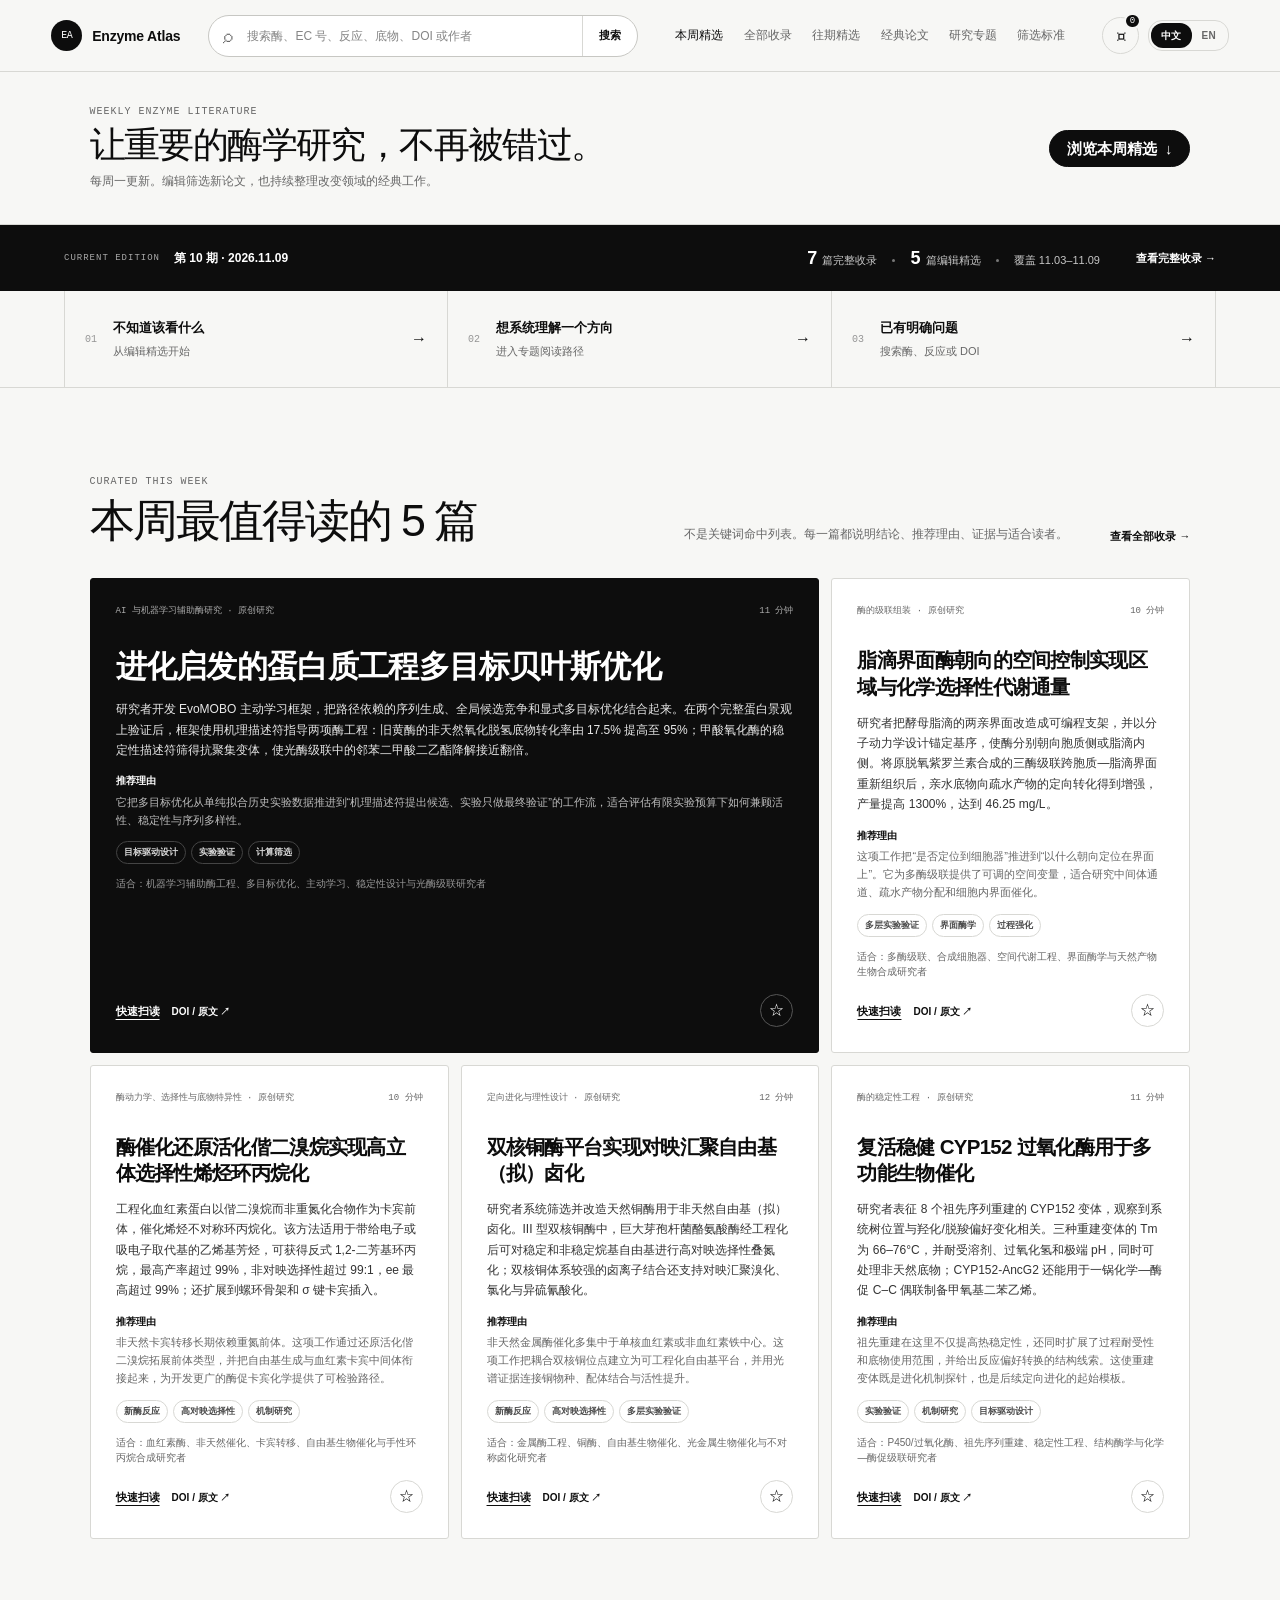
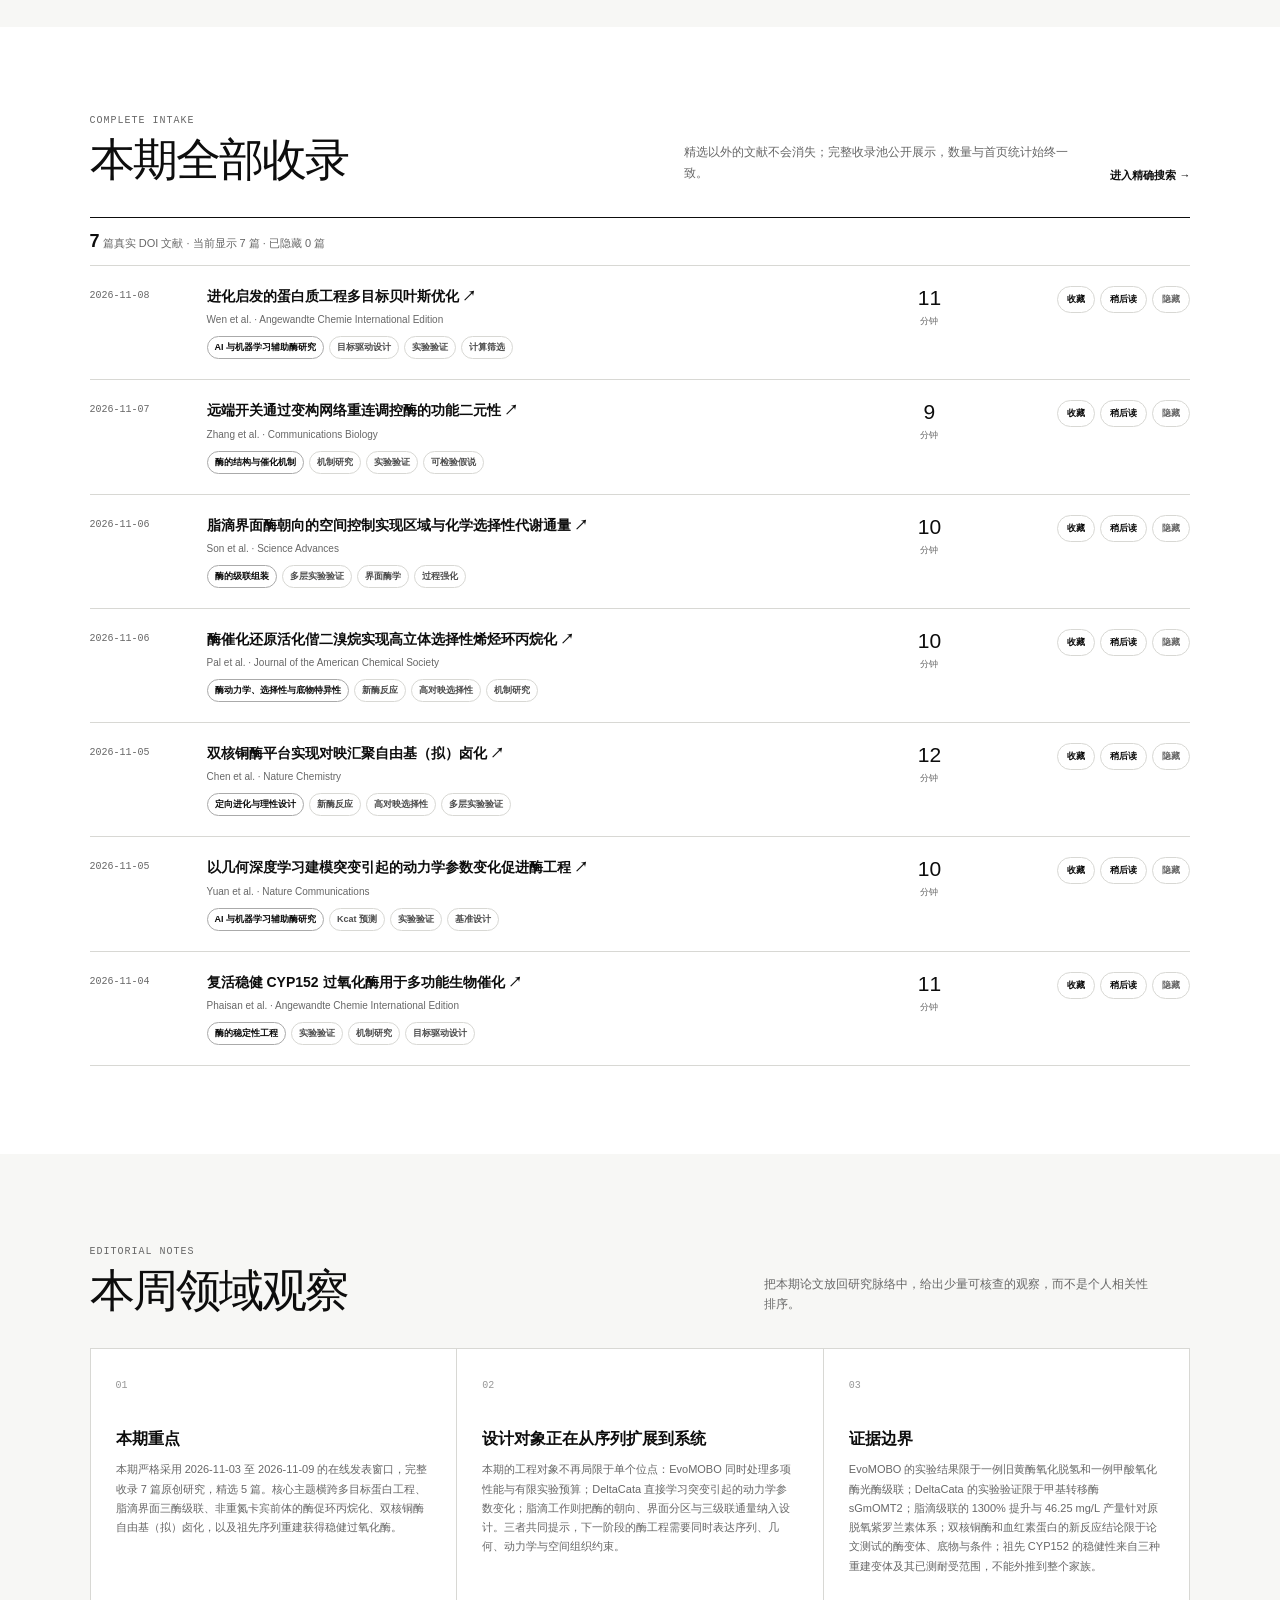
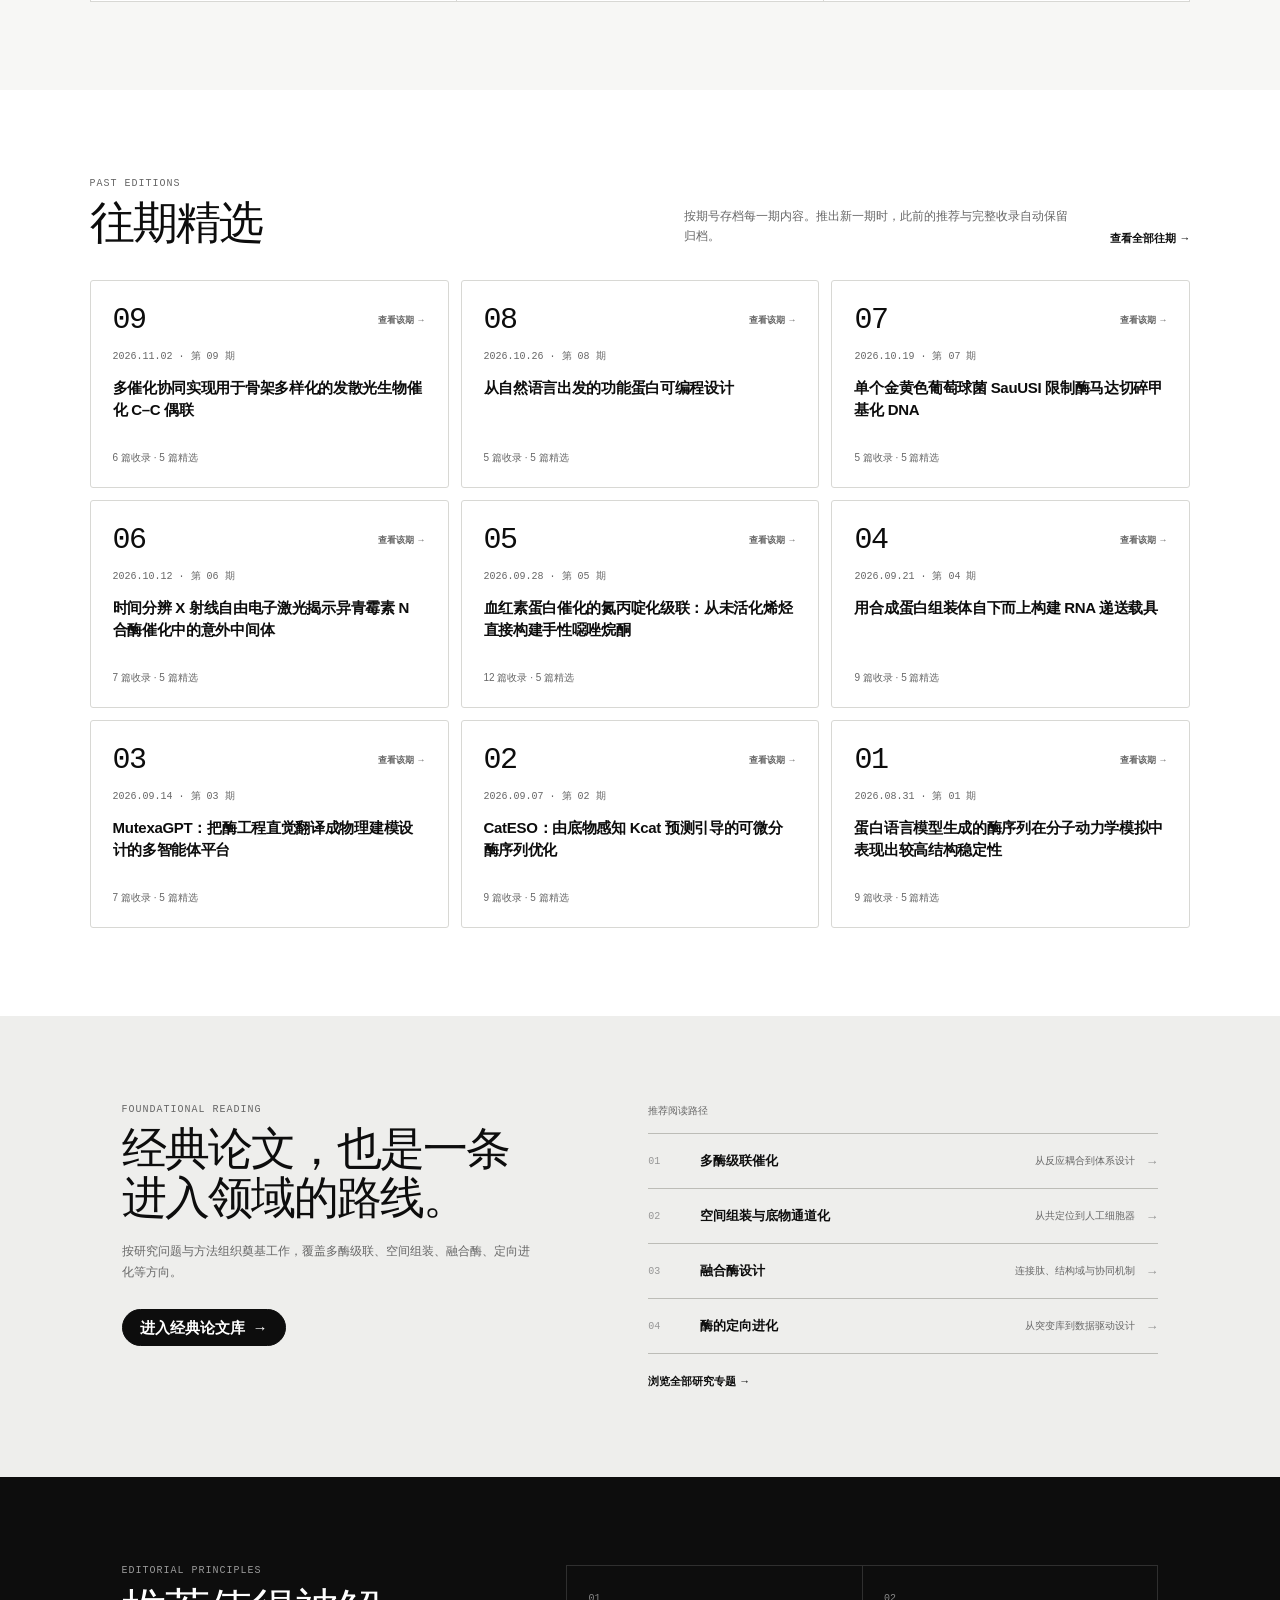
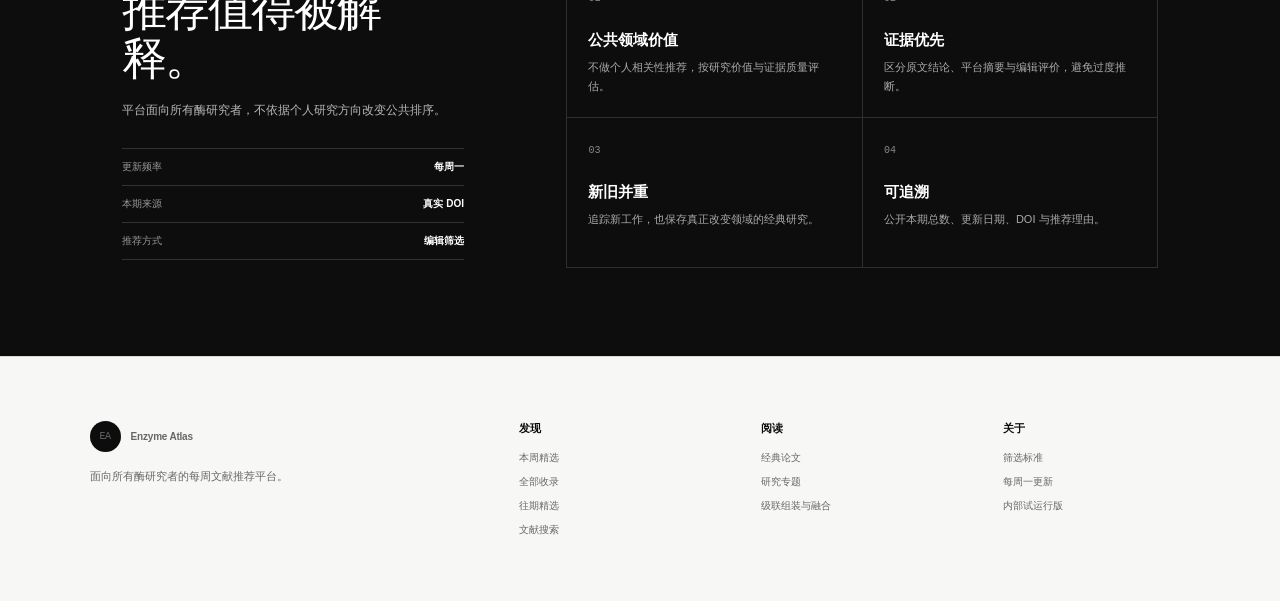
<file: index.html>
<!doctype html>
<html lang="zh-CN">
<head>
  <meta charset="UTF-8" />
  <meta name="viewport" content="width=device-width, initial-scale=1.0" />
  <meta name="description" content="面向所有酶研究者的每周文献推荐、完整收录与经典阅读路径。" />
  <title>Enzyme Atlas | 酶学文献推荐</title>
  <link rel="icon" href="favicon.png" type="image/png">
  <link rel="apple-touch-icon" href="favicon.png">
  <meta name="theme-color" content="#0d0d0d">
<!-- ea-address:start -->
  <link rel="canonical" href="https://enzyme-atlas.github.io/enzyme-atlas/" />
  <meta property="og:type" content="website" />
  <meta property="og:site_name" content="Enzyme Atlas" />
  <meta property="og:title" content="Enzyme Atlas | 酶学文献推荐" />
  <meta property="og:description" content="面向所有酶研究者的每周文献推荐、完整收录与经典阅读路径。" />
  <meta property="og:url" content="https://enzyme-atlas.github.io/enzyme-atlas/" />
  <meta property="og:image" content="https://enzyme-atlas.github.io/enzyme-atlas/og-cover.png" />
  <meta property="og:image:width" content="1200" />
  <meta property="og:image:height" content="630" />
  <meta property="og:image:alt" content="Enzyme Atlas — 酶学文献推荐" />
  <meta name="twitter:card" content="summary_large_image" />
  <meta name="twitter:image" content="https://enzyme-atlas.github.io/enzyme-atlas/og-cover.png" />
<!-- ea-address:end -->
  <link rel="stylesheet" href="styles.css" />
  <script src="i18n.js"></script>
  <script src="reading-list.js"></script>
</head>
<body data-page="home">
  <header class="topbar">
    <a class="brand" href="#home" aria-label="Enzyme Atlas 首页" data-i18n-aria="brand_aria"><span class="brand-mark" aria-hidden="true">EA</span><span>Enzyme Atlas</span></a>
    <form class="site-search" id="globalSearch" action="search.html" role="search"><span class="search-icon" aria-hidden="true">⌕</span><input id="globalSearchInput" name="q" type="search" placeholder="搜索酶、EC 号、反应、底物、DOI 或作者" aria-label="全站文献搜索" data-i18n-placeholder="search_placeholder" data-i18n-aria="search_aria"><button type="submit" data-i18n="search_button">搜索</button></form>
    <nav class="main-nav" aria-label="主导航" data-i18n-aria="nav_aria"><a href="#latest" class="active" data-i18n="nav_home">本周精选</a><a href="#all-papers" data-i18n="nav_all">全部收录</a><a href="#past-editions" data-i18n="nav_editions">往期精选</a><a href="classics.html" data-i18n="nav_classics">经典论文</a><a href="topics.html" data-i18n="nav_topics">研究专题</a><a href="#method" data-i18n="nav_method">筛选标准</a></nav>
    <div class="header-actions"><button class="icon-button" id="openSaved" title="打开阅读清单" aria-label="打开阅读清单" data-i18n-title="reading_list" data-i18n-aria="reading_list">⌑<span id="savedBadge">0</span></button><span class="lang-slot" data-lang-slot></span></div>
  </header>

  <main id="home">
    <section class="hero" aria-labelledby="heroTitle">
      <div class="hero-copy"><p class="eyebrow">WEEKLY ENZYME LITERATURE</p><h1 id="heroTitle" data-i18n="hero_title">让重要的酶学研究，不再被错过。</h1><p class="hero-description" data-i18n="hero_desc">每周一更新。编辑筛选新论文，也持续整理改变领域的经典工作。</p></div>
      <a href="#latest" class="primary-button hero-button"><span data-i18n="hero_button">浏览本周精选</span> <span>↓</span></a>
    </section>

    <section class="edition-bar" aria-label="本期更新信息"><div><span class="edition-kicker" data-i18n="edition_kicker">CURRENT EDITION</span><strong id="editionDate" data-i18n="edition_loading">正在载入本期信息</strong></div><p id="editionSummary" data-i18n="edition_summary_loading">正在核对收录与精选数量…</p><a href="#all-papers" data-i18n="edition_link">查看完整收录 →</a></section>

    <section class="intent-strip" aria-label="三种文献发现方式">
      <a href="#latest"><span>01</span><div><strong data-i18n="intent1_strong">不知道该看什么</strong><small data-i18n="intent1_small">从编辑精选开始</small></div><b>→</b></a>
      <a href="topics.html"><span>02</span><div><strong data-i18n="intent2_strong">想系统理解一个方向</strong><small data-i18n="intent2_small">进入专题阅读路径</small></div><b>→</b></a>
      <a href="search.html"><span>03</span><div><strong data-i18n="intent3_strong">已有明确问题</strong><small data-i18n="intent3_small">搜索酶、反应或 DOI</small></div><b>→</b></a>
    </section>

    <section id="latest" class="section featured-section">
      <div class="section-heading"><div><p class="eyebrow" data-i18n="featured_eyebrow">CURATED THIS WEEK</p><h2 id="featuredTitle" data-i18n="featured_title_plain">本周最值得读的论文</h2></div><p data-i18n="featured_desc">不是关键词命中列表。每一篇都说明结论、推荐理由、证据与适合读者。</p><a href="#all-papers" class="arrow-link" data-i18n="featured_link">查看全部收录 →</a></div>
      <div class="feature-grid" id="featuredGrid"></div>
    </section>

    <section id="all-papers" class="section paper-section">
      <div class="section-heading paper-heading"><div><p class="eyebrow" data-i18n="intake_eyebrow">COMPLETE INTAKE</p><h2 data-i18n="intake_title">本期全部收录</h2></div><p data-i18n="intake_desc">精选以外的文献不会消失；完整收录池公开展示，数量与首页统计始终一致。</p><a href="search.html" class="arrow-link" data-i18n="intake_link">进入精确搜索 →</a></div>
      <p class="result-count" id="resultCount"></p><div class="paper-list" id="paperList"></div>
    </section>

    <section class="section observation-section"><div class="section-heading"><div><p class="eyebrow" data-i18n="obs_eyebrow">EDITORIAL NOTES</p><h2 data-i18n="obs_title">本周领域观察</h2></div><p data-i18n="obs_desc">把本期论文放回研究脉络中，给出少量可核查的观察，而不是个人相关性排序。</p></div><div class="observation-grid" id="observationGrid"></div></section>

    <section id="past-editions" class="section editions-section">
      <div class="section-heading"><div><p class="eyebrow" data-i18n="editions_eyebrow">PAST EDITIONS</p><h2 data-i18n="editions_title">往期精选</h2></div><p data-i18n="editions_desc">按期号存档每一期内容。推出新一期时，此前的推荐与完整收录自动保留归档。</p><a href="archive.html" class="arrow-link" data-i18n="editions_link">查看全部往期 →</a></div>
      <div class="edition-grid" id="editionGrid"></div>
      <p class="editions-note" id="editionsNote" hidden data-i18n="editions_none_yet">当前仅有一期，后续每期发布后将自动出现在这里。</p>
    </section>

    <section id="classics" class="section classics-section">
      <div class="classics-intro"><p class="eyebrow" data-i18n="classics_eyebrow">FOUNDATIONAL READING</p><h2 data-i18n="classics_title">经典论文，也是一条进入领域的路线。</h2><p data-i18n="classics_desc">按研究问题与方法组织奠基工作，覆盖多酶级联、空间组装、融合酶、定向进化等方向。</p><a class="primary-button dark" href="classics.html"><span data-i18n="classics_button">进入经典论文库</span> <span>→</span></a></div>
      <div class="reading-path"><p data-i18n="reading_path_label">推荐阅读路径</p><ol><li><a href="topics.html?topic=%E5%A4%9A%E9%85%B6%E7%BA%A7%E8%81%94%E5%8F%8D%E5%BA%94"><span>01</span><b data-i18n="path1">多酶级联催化</b><small data-i18n="path1_small">从反应耦合到体系设计</small></a></li><li><a href="topics.html?topic=%E9%85%B6%E7%9A%84%E7%BA%A7%E8%81%94%E7%BB%84%E8%A3%85"><span>02</span><b data-i18n="path2">空间组装与底物通道化</b><small data-i18n="path2_small">从共定位到人工细胞器</small></a></li><li><a href="topics.html?topic=%E8%9E%8D%E5%90%88%E9%85%B6%E4%B8%8E%E5%A4%9A%E5%8A%9F%E8%83%BD%E9%85%B6"><span>03</span><b data-i18n="path3">融合酶设计</b><small data-i18n="path3_small">连接肽、结构域与协同机制</small></a></li><li><a href="topics.html?topic=%E5%AE%9A%E5%90%91%E8%BF%9B%E5%8C%96%E4%B8%8E%E7%90%86%E6%80%A7%E8%AE%BE%E8%AE%A1"><span>04</span><b data-i18n="path4">酶的定向进化</b><small data-i18n="path4_small">从突变库到数据驱动设计</small></a></li></ol><a class="topic-page-link" href="topics.html" data-i18n="path_link">浏览全部研究专题 →</a></div>
    </section>

    <section id="method" class="section method-section">
      <div class="method-intro"><p class="eyebrow" data-i18n="method_eyebrow">EDITORIAL PRINCIPLES</p><h2 data-i18n="method_title">推荐值得被解释。</h2><p data-i18n="method_desc">平台面向所有酶研究者，不依据个人研究方向改变公共排序。</p><dl class="method-facts"><div><dt data-i18n="fact_freq_dt">更新频率</dt><dd data-i18n="fact_freq_dd">每周一</dd></div><div><dt data-i18n="fact_src_dt">本期来源</dt><dd data-i18n="fact_src_dd">真实 DOI</dd></div><div><dt data-i18n="fact_mode_dt">推荐方式</dt><dd data-i18n="fact_mode_dd">编辑筛选</dd></div></dl></div>
      <div class="principles"><article><span>01</span><h3 data-i18n="p1_title">公共领域价值</h3><p data-i18n="p1_body">不做个人相关性推荐，按研究价值与证据质量评估。</p></article><article><span>02</span><h3 data-i18n="p2_title">证据优先</h3><p data-i18n="p2_body">区分原文结论、平台摘要与编辑评价，避免过度推断。</p></article><article><span>03</span><h3 data-i18n="p3_title">新旧并重</h3><p data-i18n="p3_body">追踪新工作，也保存真正改变领域的经典研究。</p></article><article><span>04</span><h3 data-i18n="p4_title">可追溯</h3><p data-i18n="p4_body">公开本期总数、更新日期、DOI 与推荐理由。</p></article></div>
    </section>
  </main>

  <footer class="site-footer">
    <div class="footer-brand"><a class="brand" href="#home"><span class="brand-mark" aria-hidden="true">EA</span><span>Enzyme Atlas</span></a><p data-i18n="footer_desc">面向所有酶研究者的每周文献推荐平台。</p></div>
    <div><strong data-i18n="footer_discover">发现</strong><a href="#latest" data-i18n="nav_home">本周精选</a><a href="#all-papers" data-i18n="nav_all">全部收录</a><a href="archive.html" data-i18n="nav_editions">往期精选</a><a href="search.html" data-i18n="footer_search">文献搜索</a></div>
    <div><strong data-i18n="footer_reading">阅读</strong><a href="classics.html" data-i18n="nav_classics">经典论文</a><a href="topics.html" data-i18n="nav_topics">研究专题</a><a href="search.html?q=酶的级联组装" data-i18n="footer_cascade">级联组装与融合</a></div>
    <div><strong data-i18n="footer_about">关于</strong><a href="#method" data-i18n="nav_method">筛选标准</a><span data-i18n="footer_weekly">每周一更新</span><span data-i18n="footer_beta">内部试运行版</span></div>
  </footer>

  <dialog id="paperDialog"><button class="dialog-close" onclick="paperDialog.close()" aria-label="关闭" data-i18n-aria="dialog_close">×</button><div id="dialogContent"></div></dialog>
  <dialog id="savedDialog"><button class="dialog-close" onclick="savedDialog.close()" aria-label="关闭" data-i18n-aria="dialog_close">×</button><div class="modal-copy"><p class="eyebrow" data-i18n="saved_eyebrow">YOUR READING LIST</p><h2 data-i18n="saved_title">我的阅读清单</h2><div id="savedList"></div></div></dialog>
  <script src="app.js"></script>
</body>
</html>
</file>
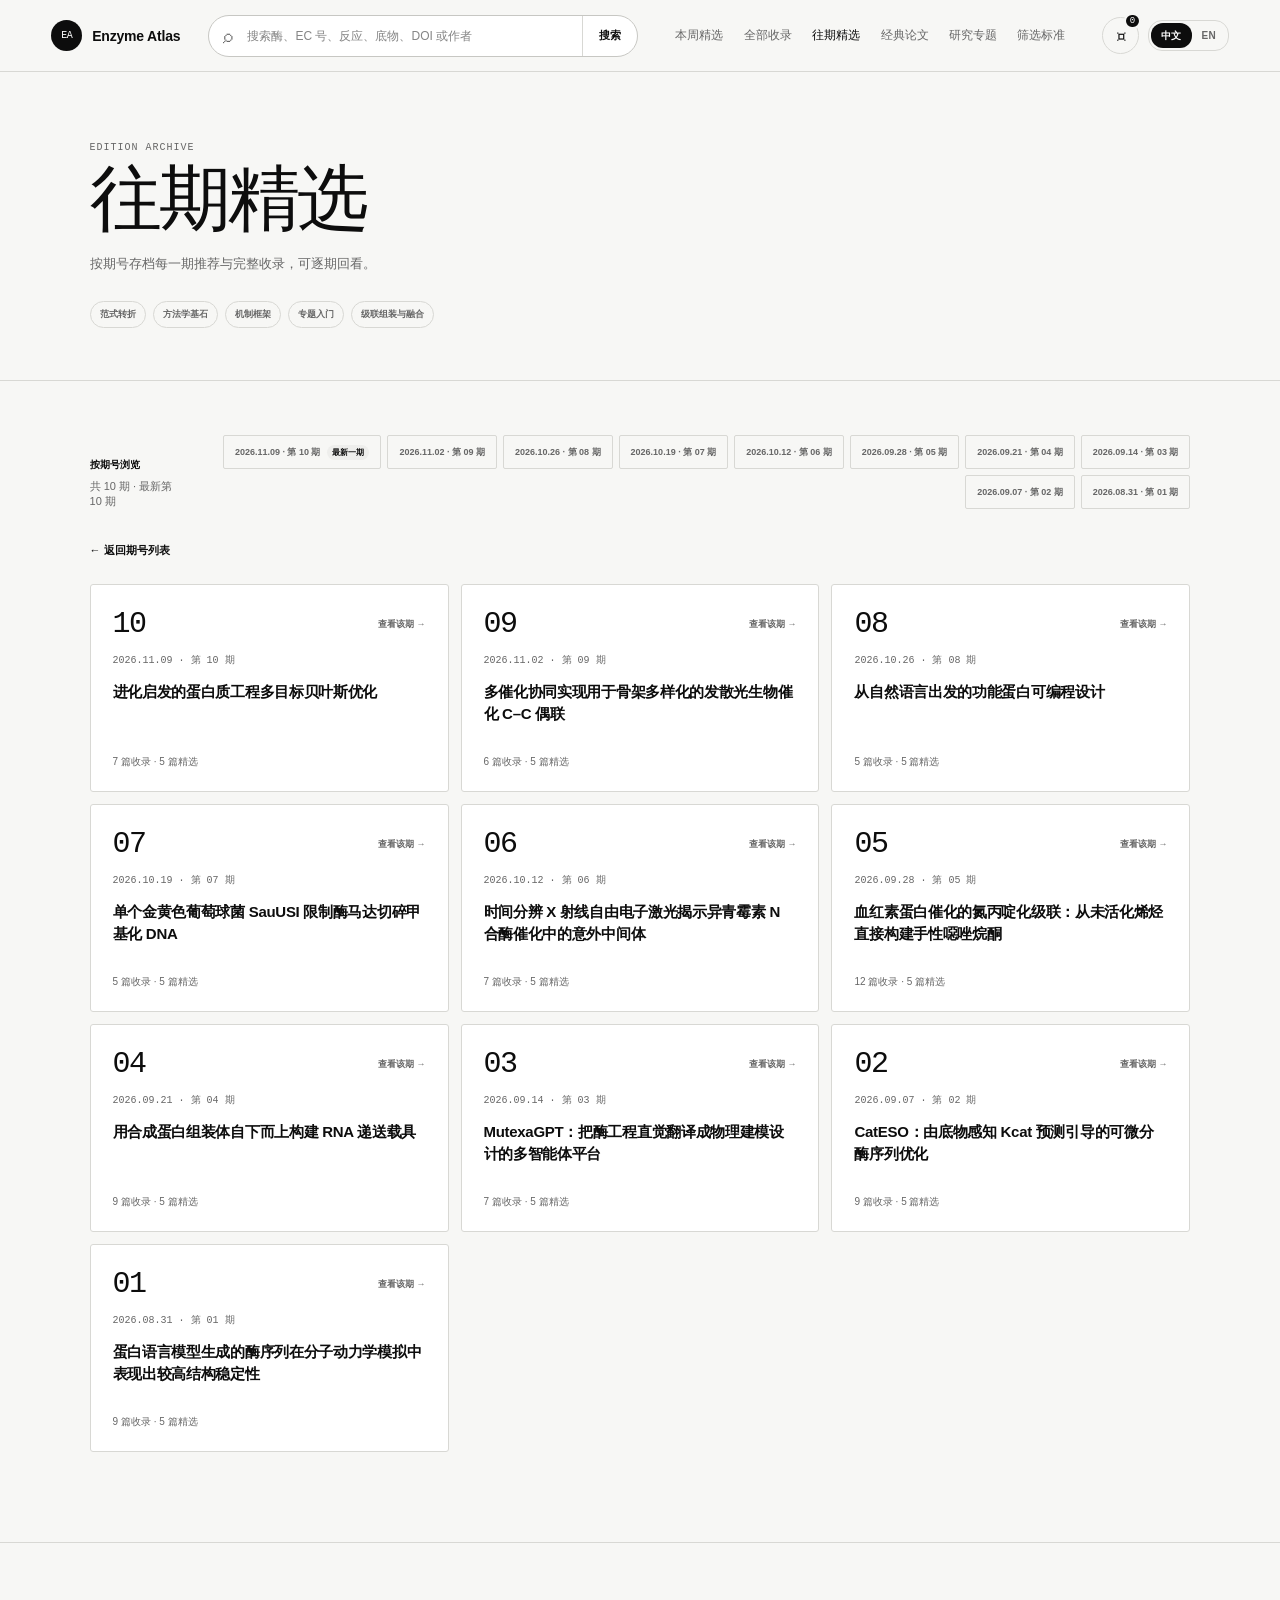
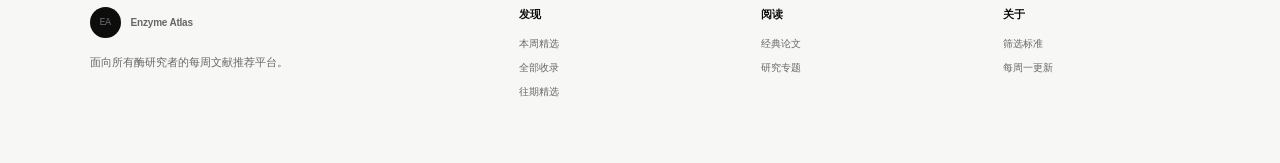
<file: archive.html>
<!doctype html>
<html lang="zh-CN">
<head>
  <meta charset="UTF-8">
  <meta name="viewport" content="width=device-width, initial-scale=1.0">
  <meta name="description" content="按期号回看 Enzyme Atlas 每一期的编辑精选与完整收录。">
  <title>往期精选 | Enzyme Atlas</title>
  <link rel="icon" href="favicon.png" type="image/png">
  <link rel="apple-touch-icon" href="favicon.png">
  <meta name="theme-color" content="#0d0d0d">
<!-- ea-address:start -->
  <link rel="canonical" href="https://enzyme-atlas.github.io/enzyme-atlas/archive.html" />
  <meta property="og:type" content="website" />
  <meta property="og:site_name" content="Enzyme Atlas" />
  <meta property="og:title" content="往期精选 | Enzyme Atlas" />
  <meta property="og:description" content="按期号回看 Enzyme Atlas 每一期的编辑精选与完整收录。" />
  <meta property="og:url" content="https://enzyme-atlas.github.io/enzyme-atlas/archive.html" />
  <meta property="og:image" content="https://enzyme-atlas.github.io/enzyme-atlas/og-cover.png" />
  <meta property="og:image:width" content="1200" />
  <meta property="og:image:height" content="630" />
  <meta property="og:image:alt" content="Enzyme Atlas — 酶学文献推荐" />
  <meta name="twitter:card" content="summary_large_image" />
  <meta name="twitter:image" content="https://enzyme-atlas.github.io/enzyme-atlas/og-cover.png" />
<!-- ea-address:end -->
  <link rel="stylesheet" href="styles.css">
  <script src="i18n.js"></script>
  <script src="reading-list.js"></script>
</head>
<body data-page="archive">
  <header class="topbar">
    <a class="brand" href="index.html" aria-label="Enzyme Atlas 首页" data-i18n-aria="brand_aria"><span class="brand-mark" aria-hidden="true">EA</span><span>Enzyme Atlas</span></a>
    <form class="site-search" action="search.html" role="search"><span class="search-icon" aria-hidden="true">⌕</span><input name="q" type="search" placeholder="搜索酶、EC 号、反应、底物、DOI 或作者" aria-label="全站文献搜索" data-i18n-placeholder="search_placeholder" data-i18n-aria="search_aria"><button data-i18n="search_button">搜索</button></form>
    <nav class="main-nav" aria-label="主导航" data-i18n-aria="nav_aria"><a href="index.html#latest" data-i18n="nav_home">本周精选</a><a href="index.html#all-papers" data-i18n="nav_all">全部收录</a><a class="active" href="archive.html" data-i18n="nav_editions">往期精选</a><a href="classics.html" data-i18n="nav_classics">经典论文</a><a href="topics.html" data-i18n="nav_topics">研究专题</a><a href="index.html#method" data-i18n="nav_method">筛选标准</a></nav>
    <div class="header-actions"><span class="lang-slot" data-lang-slot></span></div>
  </header>

  <main class="subpage-main archive-page">
    <header class="subpage-hero"><div><p class="eyebrow" data-i18n="archive_eyebrow">EDITION ARCHIVE</p><h1 data-i18n="archive_title">往期精选</h1><p data-i18n="archive_desc">按期号存档每一期推荐与完整收录，可逐期回看。</p><div class="classic-rule"><span data-i18n="rule_paradigm">范式转折</span><span data-i18n="rule_method">方法学基石</span><span data-i18n="rule_mechanism">机制框架</span><span data-i18n="rule_primer">专题入门</span><span data-i18n="rule_cascade">级联组装与融合</span></div></div></header>
    <section class="subpage-content">
      <div class="archive-toolbar">
        <div><span class="toolbar-label" data-i18n="archive_switch_label">按期号浏览</span><p class="classic-count" id="archiveStatus" aria-live="polite" data-i18n="archive_loading">正在载入期号数据…</p></div>
        <nav class="classic-filters" id="editionSwitcher" aria-label="往期期号"></nav>
      </div>
      <p class="archive-viewing" id="archiveViewing" hidden></p>
      <a class="archive-back" id="archiveBack" href="archive.html" hidden data-i18n="archive_back">← 返回期号列表</a>
      <p class="archive-note" id="archiveNote" hidden data-i18n="archive_readonly_note">往期内容为存档视图，收藏与阅读清单请回到首页当期使用。</p>

      <section class="edition-grid" id="archiveList"></section>

      <div id="archiveDetail" hidden>
        <section class="section featured-section"><div class="section-heading"><div><p class="eyebrow" data-i18n="featured_eyebrow">CURATED THIS WEEK</p><h2 id="archiveFeaturedTitle"></h2></div></div><div class="feature-grid" id="archiveFeatured"></div></section>
        <section class="section paper-section"><div class="section-heading paper-heading"><div><p class="eyebrow" data-i18n="intake_eyebrow">COMPLETE INTAKE</p><h2 id="archiveIntakeTitle" data-i18n="archive_intake_title">该期全部收录</h2></div></div><p class="result-count" id="archiveCount"></p><div class="paper-list" id="archivePapers"></div></section>
        <section class="section observation-section"><div class="section-heading"><div><p class="eyebrow" data-i18n="obs_eyebrow">EDITORIAL NOTES</p><h2 data-i18n="archive_obs_title">该期领域观察</h2></div></div><div class="observation-grid" id="archiveObservations"></div></section>
      </div>
    </section>
  </main>

  <footer class="site-footer"><div class="footer-brand"><a class="brand" href="index.html"><span class="brand-mark" aria-hidden="true">EA</span><span>Enzyme Atlas</span></a><p data-i18n="footer_desc">面向所有酶研究者的每周文献推荐平台。</p></div><div><strong data-i18n="footer_discover">发现</strong><a href="index.html#latest" data-i18n="nav_home">本周精选</a><a href="index.html#all-papers" data-i18n="nav_all">全部收录</a><a href="archive.html" data-i18n="nav_editions">往期精选</a></div><div><strong data-i18n="footer_reading">阅读</strong><a href="classics.html" data-i18n="nav_classics">经典论文</a><a href="topics.html" data-i18n="nav_topics">研究专题</a></div><div><strong data-i18n="footer_about">关于</strong><a href="index.html#method" data-i18n="nav_method">筛选标准</a><span data-i18n="footer_weekly">每周一更新</span></div></footer>
  <script src="archive.js"></script>
</body>
</html>
</file>
<file: styles.css>
:root {
  --ink: #0d0d0d;
  --paper: #f7f7f5;
  --surface: #ffffff;
  --surface-soft: #eeeeec;
  --line: #d8d8d4;
  --line-dark: #2f2f2f;
  --muted: #676767;
  --subtle: #969696;
  --green: #0d0d0d;
  --lime: #0d0d0d;
  --orange: #0d0d0d;
  --max-width: 1440px;
}

* { box-sizing: border-box; }
/* scroll-padding keeps in-page anchors clear of the sticky topbar (72px on
   desktop). Without it a #hash jump puts the section heading underneath it. */
html { scroll-behavior: smooth; scroll-padding-top: 98px; }
body {
  margin: 0;
  background: var(--paper);
  color: var(--ink);
  font-family: "Segoe UI", "Microsoft YaHei", Arial, sans-serif;
  -webkit-font-smoothing: antialiased;
}
button, input, select { font: inherit; }
button { cursor: pointer; }
a { color: inherit; }
h1, h2, h3, p { margin-top: 0; }
:focus-visible { outline: 2px solid var(--ink); outline-offset: 3px; }

.topbar {
  min-height: 72px;
  padding: 11px clamp(20px, 4vw, 64px);
  display: grid;
  grid-template-columns: auto minmax(270px, 430px) 1fr auto;
  align-items: center;
  gap: clamp(16px, 2.2vw, 34px);
  border-bottom: 1px solid var(--line);
  background: rgba(247, 247, 245, .96);
  position: sticky;
  top: 0;
  z-index: 20;
  backdrop-filter: blur(14px);
}
.brand {
  display: inline-flex;
  align-items: center;
  gap: 10px;
  color: var(--ink);
  font-size: 14px;
  font-weight: 700;
  letter-spacing: -.2px;
  text-decoration: none;
  white-space: nowrap;
}
.brand-mark {
  width: 31px;
  height: 31px;
  display: grid;
  place-items: center;
  border-radius: 50%;
  background: var(--ink);
  color: #fff;
  font: 500 10px "DM Mono", monospace;
  letter-spacing: -.5px;
}
.site-search {
  height: 42px;
  display: grid;
  grid-template-columns: 36px minmax(0, 1fr) auto;
  align-items: center;
  border: 1px solid #c7c7c3;
  border-radius: 22px;
  background: var(--surface);
  overflow: hidden;
  transition: border-color .18s, box-shadow .18s;
}
.site-search:focus-within { border-color: var(--ink); box-shadow: 0 0 0 1px var(--ink); }
.search-icon, .site-search > span { padding-left: 14px; color: var(--muted); font-size: 19px; line-height: 1; }
.site-search input { width: 100%; min-width: 0; border: 0; outline: 0; background: transparent; color: var(--ink); font-size: 12px; }
.site-search input::placeholder { color: #858585; }
.site-search button { height: 100%; padding: 0 16px; border: 0; border-left: 1px solid var(--line); background: transparent; color: var(--ink); font-size: 11px; font-weight: 700; }
.site-search button:hover { background: var(--ink); color: #fff; }
.main-nav { display: flex; justify-content: center; gap: clamp(13px, 1.6vw, 25px); min-width: 0; }
.main-nav a { color: var(--muted); font-size: 12px; text-decoration: none; white-space: nowrap; }
.main-nav a.active, .main-nav a:hover { color: var(--ink); }
.header-actions { display: flex; align-items: center; gap: 9px; }
.icon-button { width: 37px; height: 37px; position: relative; border: 1px solid var(--line); border-radius: 50%; background: transparent; color: var(--ink); font-size: 19px; }
.icon-button:hover { border-color: var(--ink); }
.icon-button span { min-width: 16px; padding: 1px 4px; position: absolute; right: -3px; top: -5px; border: 2px solid var(--paper); border-radius: 10px; background: var(--ink); color: #fff; font: 9px "DM Mono", monospace; }
.primary-button { display: inline-flex; align-items: center; justify-content: center; gap: 8px; border: 1px solid var(--ink); border-radius: 22px; background: var(--ink); color: #fff; padding: 10px 17px; font-size: 11px; font-weight: 700; text-decoration: none; transition: opacity .18s, transform .18s; }
.primary-button:hover { opacity: .8; }
.primary-button span { font-size: 15px; line-height: 1; }
.primary-button.dark { background: var(--ink); color: #fff; }

.hero {
  height: 153px;
  min-height: 0;
  padding: 22px clamp(22px, 7vw, 112px);
  display: flex;
  align-items: center;
  justify-content: space-between;
  gap: 40px;
  border-bottom: 1px solid var(--line);
  background: var(--paper);
  overflow: hidden;
}
.hero-copy { min-width: 0; }
.eyebrow { margin: 0 0 9px; color: var(--muted); font: 500 10px "DM Mono", monospace; letter-spacing: 1px; text-transform: uppercase; }
.hero h1 { margin: 0 0 7px; font-size: clamp(25px, 2.8vw, 40px); line-height: 1.08; letter-spacing: -1.6px; font-weight: 500; white-space: nowrap; }
.hero-description { margin: 0; color: var(--muted); font-size: 12px; line-height: 1.5; }
.hero-button { flex: 0 0 auto; }

.edition-bar {
  min-height: 66px;
  padding: 13px clamp(22px, 5vw, 76px);
  display: grid;
  grid-template-columns: 1fr auto auto;
  align-items: center;
  gap: 36px;
  background: var(--ink);
  color: #fff;
}
.edition-bar > div { display: flex; align-items: center; gap: 14px; }
.edition-kicker { color: #a9a9a9; font: 9px "DM Mono", monospace; letter-spacing: 1px; }
.edition-bar strong { font-size: 12px; }
.edition-bar p { margin: 0; color: #c7c7c7; font-size: 11px; }
.edition-bar p strong { color: #fff; font-size: 18px; margin-right: 2px; }
.edition-bar p i { display: inline-block; width: 3px; height: 3px; margin: 0 12px 2px; border-radius: 50%; background: #777; }
.edition-bar a { color: #fff; font-size: 11px; font-weight: 700; text-decoration: none; }

.intent-strip {
  max-width: var(--max-width);
  margin: 0 auto;
  padding: 0 clamp(22px, 5vw, 76px);
  display: grid;
  grid-template-columns: repeat(3, 1fr);
  border-bottom: 1px solid var(--line);
}
.intent-strip > a { min-height: 96px; padding: 22px 20px; display: grid; grid-template-columns: auto 1fr auto; align-items: center; gap: 16px; border-right: 1px solid var(--line); text-decoration: none; }
.intent-strip > a:first-child { border-left: 1px solid var(--line); }
.intent-strip > a:hover { background: var(--surface); }
.intent-strip > a > span { color: var(--subtle); font: 10px "DM Mono", monospace; }
.intent-strip strong { display: block; margin-bottom: 4px; font-size: 13px; }
.intent-strip small { color: var(--muted); font-size: 11px; }
.intent-strip b { font-weight: 400; }

.section { max-width: var(--max-width); margin: 0 auto; padding: 88px clamp(22px, 7vw, 112px); }
.section-heading { margin-bottom: 34px; display: grid; grid-template-columns: minmax(300px, 1fr) minmax(230px, 390px) auto; align-items: end; gap: 36px; }
.section-heading h2, .classics-intro h2, .method-section h2 { margin: 0; font-size: clamp(32px, 3.5vw, 49px); line-height: 1.08; letter-spacing: -2px; font-weight: 500; }
.section-heading > p { max-width: 390px; margin: 0; color: var(--muted); font-size: 12px; line-height: 1.7; }
.arrow-link, .topic-page-link { color: var(--ink); font-size: 11px; font-weight: 700; text-decoration: none; white-space: nowrap; }
.arrow-link:hover, .topic-page-link:hover { text-decoration: underline; text-underline-offset: 5px; }

.feature-grid { display: grid; grid-template-columns: repeat(3, minmax(0, 1fr)); gap: 12px; }
.feature-card { min-height: 355px; padding: 25px; display: flex; flex-direction: column; border: 1px solid var(--line); border-radius: 3px; background: var(--surface); transition: transform .18s, box-shadow .18s; }
.feature-card:first-child { grid-column: span 2; background: var(--ink); color: #fff; border-color: var(--ink); }
.feature-card:hover { transform: translateY(-2px); box-shadow: 0 12px 28px rgba(0,0,0,.07); }
.card-meta { display: flex; justify-content: space-between; gap: 16px; color: var(--muted); font: 9px "DM Mono", monospace; }
.feature-card:first-child .card-meta { color: #aaa; }
.feature-card h3 { max-width: 720px; margin: 30px 0 12px; font-size: clamp(19px, 1.6vw, 25px); line-height: 1.3; letter-spacing: -.7px; font-weight: 600; }
.feature-card:first-child h3 { font-size: clamp(24px, 2.4vw, 36px); }
.card-summary { max-width: 730px; margin: 0 0 13px; color: #333; font-size: 12px; line-height: 1.7; }
.feature-card:first-child .card-summary { color: #e8e8e8; }
.card-why { max-width: 730px; margin: 0; color: var(--muted); font-size: 11px; line-height: 1.65; }
.card-why b { display: block; margin-bottom: 3px; color: var(--ink); font-size: 10px; }
.feature-card:first-child .card-why { color: #bdbdbd; }
.feature-card:first-child .card-why b { color: #fff; }
.card-labels, .row-labels { display: flex; flex-wrap: wrap; gap: 5px; margin: 12px 0; }
.recommend-label, .topic-label { padding: 4px 7px; border: 1px solid var(--line); border-radius: 12px; background: transparent; color: #4d4d4d; font-size: 9px; font-weight: 600; }
.feature-card:first-child .recommend-label { border-color: #444; color: #d8d8d8; }
.card-audience { margin: 0 0 15px; color: var(--muted); font-size: 10px; line-height: 1.5; }
.feature-card:first-child .card-audience { color: #999; }
.card-actions { margin-top: auto; display: flex; justify-content: space-between; align-items: center; gap: 16px; }
.read-link { padding: 0; border: 0; background: transparent; color: inherit; font-size: 11px; font-weight: 700; text-decoration: underline; text-underline-offset: 4px; }
.source-link { margin-left: 12px; color: inherit; font-size: 10px; font-weight: 600; text-decoration: none; }
.source-link:hover { text-decoration: underline; text-underline-offset: 4px; }
.save-btn { width: 33px; height: 33px; flex: 0 0 auto; border: 1px solid var(--line); border-radius: 50%; background: transparent; color: inherit; font-size: 15px; }
.feature-card:first-child .save-btn { border-color: #555; }
.save-btn.saved { background: var(--ink); color: #fff; border-color: var(--ink); }
.feature-card:first-child .save-btn.saved { background: #fff; color: var(--ink); border-color: #fff; }

.paper-section { max-width: none; background: var(--surface); }
.paper-section > * { max-width: calc(var(--max-width) - 224px); margin-left: auto; margin-right: auto; }
.result-count { padding: 13px 0; margin-bottom: 0; border-top: 1px solid var(--ink); color: var(--muted); font-size: 11px; }
.result-count strong { color: var(--ink); font-size: 18px; }
.paper-row { padding: 20px 0; display: grid; grid-template-columns: 96px minmax(0, 1fr) 70px 205px; align-items: start; gap: 21px; border-top: 1px solid var(--line); }
.paper-row:last-child { border-bottom: 1px solid var(--line); }
.paper-date { color: var(--muted); font: 10px "DM Mono", monospace; padding-top: 4px; }
.paper-title { display: inline-block; margin-bottom: 6px; color: var(--ink); font-size: 14px; font-weight: 650; line-height: 1.45; text-decoration: none; }
.paper-title:hover { text-decoration: underline; text-underline-offset: 4px; }
.paper-sub { color: var(--muted); font-size: 10px; line-height: 1.5; }
.row-labels { margin: 9px 0 0; }
.topic-label { border-color: #aaa; color: var(--ink); }
.paper-score { text-align: center; }
.paper-score b { display: block; font-size: 21px; font-weight: 500; }
.paper-score span { color: var(--muted); font-size: 9px; }
.read-state { display: flex; justify-content: flex-end; flex-wrap: wrap; gap: 5px; }
.action-button, .muted-button { padding: 6px 9px; border: 1px solid var(--line); border-radius: 14px; background: transparent; color: var(--ink); font-size: 9px; font-weight: 650; }
.action-button:hover, .action-button.active { border-color: var(--ink); background: var(--ink); color: #fff; }
.muted-button { color: var(--muted); }
.empty-state { padding: 30px 0; color: var(--muted); font-size: 12px; }

.observation-section { padding-top: 92px; }
.observation-grid { display: grid; grid-template-columns: repeat(3, 1fr); border-top: 1px solid var(--line); border-left: 1px solid var(--line); }
.observation-grid article { min-height: 186px; padding: 25px; border-right: 1px solid var(--line); border-bottom: 1px solid var(--line); background: var(--surface); }
.observation-grid span { color: var(--subtle); font: 10px "DM Mono", monospace; }
.observation-grid h3 { margin: 37px 0 10px; font-size: 16px; }
.observation-grid p { margin: 0; color: var(--muted); font-size: 11px; line-height: 1.75; }

.classics-section { max-width: none; display: grid; grid-template-columns: .9fr 1.1fr; gap: clamp(50px, 9vw, 140px); background: var(--surface-soft); }
.classics-section > *:first-child { margin-left: max(0px, calc((100vw - var(--max-width)) / 2 + 112px)); }
.classics-section > *:last-child { margin-right: max(0px, calc((100vw - var(--max-width)) / 2 + 112px)); }
.classics-intro p:not(.eyebrow) { max-width: 520px; margin: 20px 0 26px; color: var(--muted); font-size: 12px; line-height: 1.75; }
.reading-path > p { margin: 0 0 15px; color: var(--muted); font: 10px "DM Mono", monospace; text-transform: uppercase; }
.reading-path ol { margin: 0; padding: 0; list-style: none; border-top: 1px solid #bcbcb7; }
.reading-path li { border-bottom: 1px solid #bcbcb7; }
/* Each path is a real link into its topic, so the row itself is the anchor.
   Four columns: number / name / description / arrow (the ::after is a grid item). */
.reading-path li a { display: grid; grid-template-columns: 42px 1fr auto auto; align-items: center; gap: 10px; padding: 18px 0; color: inherit; text-decoration: none; }
.reading-path li a::after { content: '→'; color: var(--subtle); font-size: 13px; transition: transform .18s ease, color .18s ease; }
.reading-path li a:hover::after, .reading-path li a:focus-visible::after { color: var(--ink); transform: translateX(4px); }
.reading-path li a:hover b, .reading-path li a:focus-visible b { text-decoration: underline; text-underline-offset: 3px; }
.reading-path li span { color: var(--subtle); font: 10px "DM Mono", monospace; }
.reading-path li b { font-size: 13px; }
.reading-path li small { color: var(--muted); font-size: 10px; }
.topic-page-link { display: inline-block; margin-top: 20px; }

.method-section { display: grid; grid-template-columns: .75fr 1.25fr; gap: clamp(50px, 8vw, 120px); background: var(--ink); color: #fff; max-width: none; }
.method-section > *:first-child { margin-left: max(0px, calc((100vw - var(--max-width)) / 2 + 112px)); }
.method-section > *:last-child { margin-right: max(0px, calc((100vw - var(--max-width)) / 2 + 112px)); }
.method-section .eyebrow { color: #999; }
.method-intro > p:not(.eyebrow) { margin: 18px 0 28px; color: #b8b8b8; font-size: 12px; line-height: 1.7; }
.method-facts { margin: 0; border-top: 1px solid #333; }
.method-facts div { padding: 11px 0; display: flex; justify-content: space-between; border-bottom: 1px solid #333; }
.method-facts dt { color: #999; font-size: 10px; }
.method-facts dd { margin: 0; color: #fff; font-size: 10px; font-weight: 700; }
.principles { display: grid; grid-template-columns: 1fr 1fr; border-top: 1px solid var(--line-dark); border-left: 1px solid var(--line-dark); }
.principles article { min-height: 150px; padding: 21px; border-right: 1px solid var(--line-dark); border-bottom: 1px solid var(--line-dark); }
.principles span { color: #888; font: 10px "DM Mono", monospace; }
.principles h3 { margin: 26px 0 8px; font-size: 15px; }
.principles p { margin: 0; color: #aaa; font-size: 11px; line-height: 1.7; }

.site-footer { padding: 64px clamp(22px, 7vw, 112px); display: grid; grid-template-columns: 2fr repeat(3, 1fr); gap: 55px; border-top: 1px solid var(--line); background: var(--paper); }
.site-footer .footer-brand p { max-width: 280px; margin: 16px 0 0; color: var(--muted); font-size: 11px; line-height: 1.6; }
.site-footer > div:not(.footer-brand) { display: flex; flex-direction: column; align-items: flex-start; gap: 10px; }
.site-footer strong { margin-bottom: 5px; font-size: 11px; }
.site-footer a, .site-footer span { color: var(--muted); font-size: 10px; text-decoration: none; }
.site-footer a:hover { color: var(--ink); text-decoration: underline; text-underline-offset: 4px; }

dialog { width: min(760px, calc(100vw - 30px)); max-height: calc(100vh - 40px); padding: 0; border: 1px solid var(--line); border-radius: 7px; box-shadow: 0 30px 80px rgba(0,0,0,.25); background: var(--surface); color: var(--ink); }
dialog::backdrop { background: rgba(0,0,0,.7); }
.dialog-close { position: absolute; right: 14px; top: 10px; z-index: 2; border: 0; background: transparent; color: var(--ink); font-size: 26px; }
.modal-copy { padding: 42px; }
.modal-copy h2 { margin-bottom: 12px; font-size: 30px; line-height: 1.2; letter-spacing: -1px; }
.modal-copy > p:not(.eyebrow) { color: var(--muted); font-size: 12px; line-height: 1.7; }
.modal-copy label { display: block; margin: 22px 0 12px; font-size: 11px; font-weight: 700; }
.modal-copy input { width: 100%; display: block; margin-top: 8px; padding: 12px; border: 1px solid var(--line); border-radius: 4px; }
.detail-meta { margin: 17px 0; color: var(--muted); font: 10px/1.65 "DM Mono", monospace; }
.quick-grid { display: grid; grid-template-columns: 1fr 1fr; margin: 20px 0; border-top: 1px solid var(--line); border-left: 1px solid var(--line); }
.quick-grid > div { padding: 16px; border-right: 1px solid var(--line); border-bottom: 1px solid var(--line); }
.quick-grid h3 { margin: 0 0 7px; font-size: 11px; }
.quick-grid p { margin: 0; color: var(--muted); font-size: 11px; line-height: 1.7; }
.verification-note { margin: -2px 0 20px; padding: 12px 14px; border-left: 2px solid var(--ink); background: var(--surface-soft); color: var(--muted); font-size: 10px; line-height: 1.65; }
.verification-note b { display: block; margin-bottom: 3px; color: var(--ink); }
.detail-actions { display: flex; align-items: center; flex-wrap: wrap; gap: 7px; }
.form-note { margin-top: 13px !important; color: var(--ink) !important; font-weight: 700; }
.export-button { margin-bottom: 18px; padding: 9px 12px; border: 1px solid var(--ink); border-radius: 18px; background: var(--ink); color: #fff; font-size: 10px; font-weight: 700; }
.reading-section { padding: 14px 0; border-top: 1px solid var(--line); }
.reading-section h3 { margin: 0 0 8px; font-size: 12px; }
.reading-section h3 small, .reading-section > p { color: var(--muted); }
.saved-item { padding: 13px 0; display: flex; justify-content: space-between; gap: 15px; border-top: 1px solid var(--line); font-size: 11px; }
.saved-item small { display: block; margin-top: 4px; color: var(--muted); font-size: 9px; }
.saved-item a { margin-right: 7px; font-size: 10px; font-weight: 700; text-decoration: none; }
.saved-item button { border: 0; background: transparent; color: var(--muted); font-size: 10px; }

/* Shared subpage design */
.subpage-main { min-height: calc(100vh - 72px); }
.subpage-hero { padding: 70px clamp(22px, 7vw, 112px) 52px; border-bottom: 1px solid var(--line); }
.subpage-hero > div { max-width: 850px; }
.subpage-hero h1 { margin: 0 0 18px; font-size: clamp(42px, 6vw, 72px); line-height: 1; letter-spacing: -3px; font-weight: 500; }
.subpage-hero p:not(.eyebrow) { max-width: 700px; margin: 0; color: var(--muted); font-size: 13px; line-height: 1.8; }
.subpage-content { padding: 54px clamp(22px, 7vw, 112px) 90px; }
.purpose-note { max-width: 760px; margin: 0 0 28px; padding: 15px 17px; border-left: 2px solid var(--ink); background: var(--surface-soft); color: var(--muted); font-size: 11px; line-height: 1.7; }

.search-page .search-workspace { max-width: 980px; }
.search-page .site-search { width: 100%; max-width: 760px; height: 52px; margin-bottom: 18px; border-radius: 27px; }
.search-page .site-search button { padding: 0 23px; }
.search-note { margin-bottom: 25px; color: var(--muted); font-size: 11px; }
.search-row { padding: 22px 0; display: grid; grid-template-columns: 110px minmax(0, 1fr) 150px; gap: 20px; border-top: 1px solid var(--line); }
.search-row:last-child { border-bottom: 1px solid var(--line); }
.search-row small { color: var(--muted); font: 10px "DM Mono", monospace; }
.search-row h2 { margin: 0 0 6px; font-size: 16px; line-height: 1.4; }
.search-row h2 a { text-decoration: none; }
.search-row h2 a:hover { text-decoration: underline; text-underline-offset: 4px; }
.search-row p { margin: 0; color: var(--muted); font-size: 10px; line-height: 1.6; }
.search-row > span { color: var(--muted); font-size: 10px; font-weight: 700; text-align: right; }
.search-scope { display: inline-block; margin: 8px 0 0 8px; padding: 2px 7px; border: 1px solid var(--line); border-radius: 10px; color: #4d4d4d; font-size: 9px; font-weight: 600; font-style: normal; }

.classic-rule { display: flex; flex-wrap: wrap; gap: 7px; margin-top: 26px; }
.classic-rule span { padding: 6px 9px; border: 1px solid var(--line); border-radius: 14px; color: var(--muted); font-size: 9px; font-weight: 700; }
.classic-source-stats { display: grid; grid-template-columns: repeat(5, 1fr); margin: 24px 0 30px; border: 1px solid var(--line); border-right: 0; }
.classic-source-stat { min-height: 88px; padding: 18px; display: flex; flex-direction: column; justify-content: space-between; border-right: 1px solid var(--line); background: var(--surface); }
.classic-source-stat strong { font-size: 26px; line-height: 1; letter-spacing: -1.5px; }
.classic-source-stat span { color: var(--muted); font: 9px "DM Mono", monospace; }
.classic-toolbar { margin-bottom: 18px; display: flex; align-items: flex-end; justify-content: space-between; gap: 24px; }
.toolbar-label { display: block; margin-bottom: 7px; color: var(--ink); font-size: 10px; font-weight: 750; }
.classic-count { margin: 0; color: var(--muted); font-size: 11px; }
.classic-count strong { color: var(--ink); font-size: 18px; }
.classic-filters { display: flex; flex-wrap: wrap; justify-content: flex-end; gap: 6px; }
.classic-filter { min-height: 34px; padding: 7px 11px; border: 1px solid var(--line); border-radius: 2px; background: transparent; color: var(--muted); font-size: 9px; font-weight: 700; cursor: pointer; }
.classic-filter:hover { border-color: var(--ink); color: var(--ink); }
.classic-filter.active { border-color: var(--ink); background: var(--ink); color: #fff; }
.classic-grid { display: grid; grid-template-columns: repeat(3, 1fr); gap: 12px; }
.classic-card { min-height: 315px; padding: 24px; display: flex; flex-direction: column; border: 1px solid var(--line); border-radius: 3px; background: var(--surface); }
.classic-card:nth-child(6n+1) { background: var(--ink); color: #fff; border-color: var(--ink); }
.classic-meta { display: flex; justify-content: space-between; color: var(--muted); font: 9px "DM Mono", monospace; }
.classic-card:nth-child(6n+1) .classic-meta, .classic-card:nth-child(6n+1) .classic-note { color: #aaa; }
.classic-badges { display: flex; flex-wrap: wrap; gap: 6px; margin-top: 14px; }
.classic-badges span { padding: 4px 6px; border: 1px solid var(--line); border-radius: 2px; color: var(--muted); font: 8px "DM Mono", monospace; }
.classic-card:nth-child(6n+1) .classic-badges span { border-color: #444; color: #bbb; }
.classic-badges .source-badge { border-color: #9b1c31; color: #9b1c31; }
.classic-card h2 { margin: 22px 0 12px; font-size: 18px; line-height: 1.4; letter-spacing: -.4px; }
.classic-note { margin: 0; color: var(--muted); font-size: 11px; line-height: 1.7; }
.classic-bottom { margin-top: auto; padding-top: 14px; border-top: 1px solid var(--line); }
.classic-card:nth-child(6n+1) .classic-bottom { border-color: #444; }
.classic-citation { color: var(--muted); font-size: 10px; line-height: 1.6; }
.classic-card:nth-child(6n+1) .classic-citation { color: #aaa; }
.classic-bottom a { display: inline-block; margin-top: 12px; font-size: 10px; font-weight: 700; text-decoration: underline; text-underline-offset: 4px; }

.topics-browser { display: grid; grid-template-columns: repeat(3, 1fr); border-top: 1px solid var(--line); border-left: 1px solid var(--line); }
/* Card-grid mode: each topic used to be one link filling a grid cell. The
   expandable list (.topic-list, with a <button> header) replaced that, and the
   site only ever renders the list — so these are scoped to the card grid.
   Unscoped, `.topics-browser a` also matched every paper link inside an opened
   topic and stretched it to a 166px card. */
.topics-browser:not(.topic-list) a { min-height: 166px; padding: 23px; display: flex; flex-direction: column; justify-content: space-between; border-right: 1px solid var(--line); border-bottom: 1px solid var(--line); background: var(--surface); color: var(--ink); text-decoration: none; }
.topics-browser:not(.topic-list) a:hover { background: var(--ink); color: #fff; }
.topics-browser:not(.topic-list) small { color: var(--subtle); font: 10px "DM Mono", monospace; }
.topics-browser:not(.topic-list) h2 { max-width: 280px; margin: 33px 0 0; font-size: 16px; line-height: 1.4; letter-spacing: -.3px; }

/* Research topics: aggregated, expandable topic cards */
.topics-note { max-width: 760px; margin: -12px 0 24px; color: var(--muted); font-size: 11px; line-height: 1.7; }
.topics-browser.topic-list { display: block; border: none; }
.topics-browser.topic-list .topic-card { border-top: 1px solid var(--line); }
.topics-browser.topic-list .topic-card:first-child { border-top: none; }
.topic-card { background: var(--surface); }
.topic-card-head { width: 100%; display: grid; grid-template-columns: 40px 1fr auto 24px; align-items: center; gap: 16px; padding: 22px 4px; background: transparent; border: none; cursor: pointer; text-align: left; }
.topic-card-head:hover { background: var(--surface-soft); }
.topic-card-head small { color: var(--subtle); font: 11px "DM Mono", monospace; }
.topic-card-title h2 { margin: 0 0 5px; font-size: 16px; line-height: 1.35; letter-spacing: -.3px; color: var(--ink); }
.topic-card-title p { margin: 0; color: var(--muted); font-size: 11px; line-height: 1.6; }
.topic-card-count { min-width: 34px; padding: 4px 9px; border: 1px solid var(--line); border-radius: 14px; color: var(--ink); font: 12px "DM Mono", monospace; text-align: center; }
.topic-card-chevron { font-size: 18px; color: var(--subtle); text-align: center; line-height: 1; }
.topic-card.open .topic-card-chevron { color: var(--ink); }
.topic-card-body { padding: 0 4px 24px 56px; }
.topic-group { margin-bottom: 20px; }
.topic-group h4 { margin: 0 0 10px; font-size: 11px; font-weight: 700; letter-spacing: .5px; text-transform: uppercase; color: var(--subtle); }
.topic-item-list { list-style: none; margin: 0; padding: 0; }
.topic-item { display: flex; gap: 14px; padding: 11px 0; border-bottom: 1px solid var(--line); }
.topic-item:last-child { border-bottom: none; }
.topic-item-year { flex: 0 0 86px; color: var(--subtle); font: 11px "DM Mono", monospace; }
.topic-item-main { display: flex; flex-direction: column; gap: 3px; min-width: 0; }
.topic-item-main a { font-size: 13px; line-height: 1.5; color: var(--ink); text-decoration: none; }
.topic-item-main a:hover { text-decoration: underline; text-underline-offset: 3px; }
.topic-item-meta { color: var(--muted); font-size: 11px; }
.topic-empty { color: var(--muted); font-size: 12px; }

@media (max-width: 1240px) {
  /* topbar wraps the nav onto its own row here, so it grows to ~133px */
  html { scroll-padding-top: 158px; }
  .topbar { grid-template-columns: auto minmax(260px, 1fr) auto; }
  .main-nav { grid-column: 1 / -1; grid-row: 2; justify-content: flex-start; padding-top: 2px; }
  .section, .subpage-content { padding-left: 54px; padding-right: 54px; }
  .classics-section > *:first-child, .method-section > *:first-child { margin-left: 0; }
  .classics-section > *:last-child, .method-section > *:last-child { margin-right: 0; }
  .paper-section > * { max-width: none; }
}

@media (max-width: 900px) {
  .section-heading { grid-template-columns: 1fr auto; }
  .section-heading > p { grid-column: 1 / -1; grid-row: 2; }
  .feature-grid { grid-template-columns: 1fr 1fr; }
  .feature-card:first-child { grid-column: span 2; }
  .paper-row { grid-template-columns: 82px 1fr 65px; }
  .read-state { grid-column: 2 / 4; justify-content: flex-start; }
  .classics-section, .method-section { grid-template-columns: 1fr; gap: 48px; }
  .classic-grid { grid-template-columns: 1fr 1fr; }
  .classic-source-stats { grid-template-columns: repeat(3, 1fr); border-bottom: 0; }
  .classic-source-stat { border-bottom: 1px solid var(--line); }
  .classic-toolbar { align-items: flex-start; flex-direction: column; }
  .classic-filters { justify-content: flex-start; }
}

@media (max-width: 760px) {
  .topbar { padding: 10px 18px; grid-template-columns: 1fr auto; gap: 9px 14px; }
  .site-search { grid-column: 1 / -1; grid-row: 2; }
  .main-nav { grid-row: 3; overflow-x: auto; padding-bottom: 3px; scrollbar-width: none; }
  /* The nav row scrolls horizontally below ~340px but the scrollbar is hidden,
     so a fade on the clipped edge is the only cue that more links exist.
     `reading-list.js` toggles .nav-scrollable only while it actually overflows. */
  .main-nav.nav-scrollable { -webkit-mask-image: linear-gradient(to right, #000 calc(100% - 34px), transparent); mask-image: linear-gradient(to right, #000 calc(100% - 34px), transparent); }
  .header-actions { grid-column: 2; grid-row: 1; }
  .hero { height: auto; min-height: 173px; padding: 23px 20px; align-items: flex-start; flex-direction: column; justify-content: center; gap: 14px; }
  .hero h1 { font-size: 27px; white-space: normal; }
  .hero-description { font-size: 11px; }
  .hero-button { padding: 8px 13px; }
  .edition-bar { grid-template-columns: 1fr auto; gap: 10px; }
  .edition-bar p { grid-column: 1 / -1; grid-row: 2; }
  .edition-bar > div { align-items: flex-start; flex-direction: column; gap: 4px; }
  .intent-strip { grid-template-columns: 1fr; padding: 0 20px; }
  .intent-strip > a { min-height: 78px; border-left: 1px solid var(--line); }
  .section, .subpage-content { padding: 65px 20px; }
  .section-heading { display: flex; align-items: flex-start; flex-direction: column; gap: 15px; }
  .section-heading h2, .classics-intro h2, .method-section h2 { font-size: 35px; }
  .feature-grid { grid-template-columns: 1fr; }
  .feature-card:first-child { grid-column: auto; }
  .feature-card, .feature-card:first-child { min-height: 340px; }
  .feature-card:first-child h3 { font-size: 23px; }
  .paper-row { grid-template-columns: 1fr auto; gap: 12px; }
  .paper-date { grid-column: 1 / -1; }
  .paper-score { grid-column: 2; grid-row: 2; }
  .read-state { grid-column: 1 / -1; }
  .observation-grid, .quick-grid { grid-template-columns: 1fr; }
  .classics-section, .method-section { padding-left: 20px; padding-right: 20px; }
  .reading-path li a { grid-template-columns: 34px 1fr auto; }
  .reading-path li a small { grid-column: 2; }
  .principles { grid-template-columns: 1fr; }
  .site-footer { padding: 50px 20px; grid-template-columns: 1fr 1fr; gap: 36px 24px; }
  .footer-brand { grid-column: 1 / -1; }
  .modal-copy { padding: 36px 22px; }
  .subpage-hero { padding: 52px 20px 40px; }
  .subpage-hero h1 { font-size: 44px; letter-spacing: -2px; }
  .classic-grid, .topics-browser { grid-template-columns: 1fr; }
  .classic-source-stats { grid-template-columns: 1fr 1fr; }
  .search-row { grid-template-columns: 78px 1fr; }
  .search-row > span { grid-column: 2; text-align: left; }
}

@media (prefers-reduced-motion: reduce) {
  html { scroll-behavior: auto; }
  *, *::before, *::after { transition: none !important; }
}

/* ---------------------------------------------------------------
   Bilingual switch + edition archive (added with the i18n release)
   --------------------------------------------------------------- */
.lang-slot { display: inline-flex; align-items: center; }
.lang-switch { display: inline-flex; padding: 2px; border: 1px solid var(--line); border-radius: 14px; background: transparent; }
.lang-option { min-height: 25px; padding: 3px 10px; border: 0; border-radius: 12px; background: transparent; color: var(--muted); font-size: 10px; font-weight: 750; letter-spacing: .2px; }
.lang-option:hover { color: var(--ink); }
.lang-option.active { background: var(--ink); color: #fff; }

.editions-section { max-width: none; background: var(--surface); }
.editions-section > * { max-width: calc(var(--max-width) - 224px); margin-left: auto; margin-right: auto; }
.edition-grid { display: grid; grid-template-columns: repeat(3, minmax(0, 1fr)); gap: 12px; }
.edition-card { min-height: 208px; padding: 22px; display: flex; flex-direction: column; border: 1px solid var(--line); border-radius: 3px; background: var(--surface); color: var(--ink); text-decoration: none; transition: transform .18s, box-shadow .18s; }
.edition-card:hover { transform: translateY(-2px); box-shadow: 0 12px 28px rgba(0,0,0,.07); }
.edition-card-top { display: flex; align-items: center; justify-content: space-between; gap: 12px; }
.edition-number { font: 500 30px "DM Mono", monospace; letter-spacing: -1.5px; }
.edition-tag { color: var(--muted); font-size: 9px; font-weight: 700; }
.edition-card:hover .edition-tag { color: var(--ink); }
.edition-card-meta { margin: 12px 0 0; color: var(--muted); font: 10px "DM Mono", monospace; }
.edition-card h3 { margin: 14px 0 10px; font-size: 15px; line-height: 1.45; letter-spacing: -.3px; font-weight: 600; }
.edition-card-counts { margin: auto 0 0; color: var(--muted); font-size: 10px; }
.editions-note { margin: 0; color: var(--muted); font-size: 11px; }

.archive-toolbar { margin-bottom: 18px; display: flex; align-items: flex-end; justify-content: space-between; gap: 24px; }
.archive-viewing { margin: 24px 0 0; padding: 14px 16px; border-left: 2px solid var(--ink); background: var(--surface-soft); font-size: 12px; font-weight: 700; }
.archive-note { margin: 10px 0 0; color: var(--muted); font-size: 10px; line-height: 1.7; }
.archive-back { display: inline-block; margin: 16px 0 0; font-size: 11px; font-weight: 700; text-decoration: none; }
.archive-back:hover { text-decoration: underline; text-underline-offset: 4px; }
.archive-page .edition-grid { margin-top: 26px; }
.archive-page #archiveDetail { margin-top: 40px; }
.archive-page .section { padding-left: 0; padding-right: 0; }
.archive-page .section:first-child { padding-top: 10px; }
.classic-filter { display: inline-flex; align-items: center; gap: 7px; text-decoration: none; }
.edition-latest { padding: 2px 5px; border-radius: 8px; background: var(--surface-soft); color: var(--ink); font-size: 8px; font-weight: 700; }
.classic-filter.active .edition-latest { background: #fff; color: var(--ink); }

/* 404 page: route the visitor back into real content instead of a dead end. */
.notfound-grid { display: grid; grid-template-columns: repeat(3, 1fr); gap: 12px; }
.notfound-grid > a { min-height: 132px; padding: 22px; display: grid; grid-template-columns: auto 1fr auto; align-items: center; gap: 16px; border: 1px solid var(--line); border-radius: 3px; background: var(--surface); color: var(--ink); text-decoration: none; transition: transform .18s, box-shadow .18s; }
.notfound-grid > a:hover { transform: translateY(-2px); box-shadow: 0 12px 28px rgba(0,0,0,.07); }
.notfound-grid > a > span { color: var(--subtle); font: 10px "DM Mono", monospace; }
.notfound-grid strong { display: block; margin-bottom: 5px; font-size: 14px; }
.notfound-grid small { color: var(--muted); font-size: 11px; line-height: 1.5; }
.notfound-grid b { font-weight: 400; color: var(--muted); }

/* Save / later / read buttons reused on classic cards, topic rows and results. */
.classic-card .classic-actions { display: flex; flex-wrap: wrap; align-items: center; gap: 6px; margin-top: 12px; }
.classic-card:nth-child(6n+1) .action-button { border-color: #444; color: #e8e8e8; }
.classic-card:nth-child(6n+1) .action-button.active,
.classic-card:nth-child(6n+1) .action-button:hover { background: #fff; border-color: #fff; color: var(--ink); }
/* One selector for every inline row of save buttons (topics, search results). */
.topic-item-actions { display: flex; flex-wrap: wrap; align-items: center; gap: 6px; margin-top: 7px; }
.topic-item-actions .action-button { padding: 3px 8px; font-size: 9px; }
.search-row .topic-item-actions { margin-top: 9px; }
.read-link { cursor: pointer; }
.export-button[disabled] { opacity: .45; cursor: not-allowed; }
.export-button[disabled]:hover { opacity: .45; }

@media (max-width: 1240px) {
  .editions-section > * { max-width: none; }
}

@media (max-width: 900px) {
  .edition-grid { grid-template-columns: 1fr 1fr; }
  .archive-toolbar { align-items: flex-start; flex-direction: column; }
  .notfound-grid { grid-template-columns: 1fr 1fr; }
}

@media (max-width: 760px) {
  .notfound-grid { grid-template-columns: 1fr; }
  .notfound-grid > a { min-height: 104px; }
}

@media (max-width: 760px) {
  .edition-grid { grid-template-columns: 1fr; }
  .lang-option { padding: 3px 8px; font-size: 9px; }
  .editions-section { padding-left: 20px; padding-right: 20px; }
}
</file>
